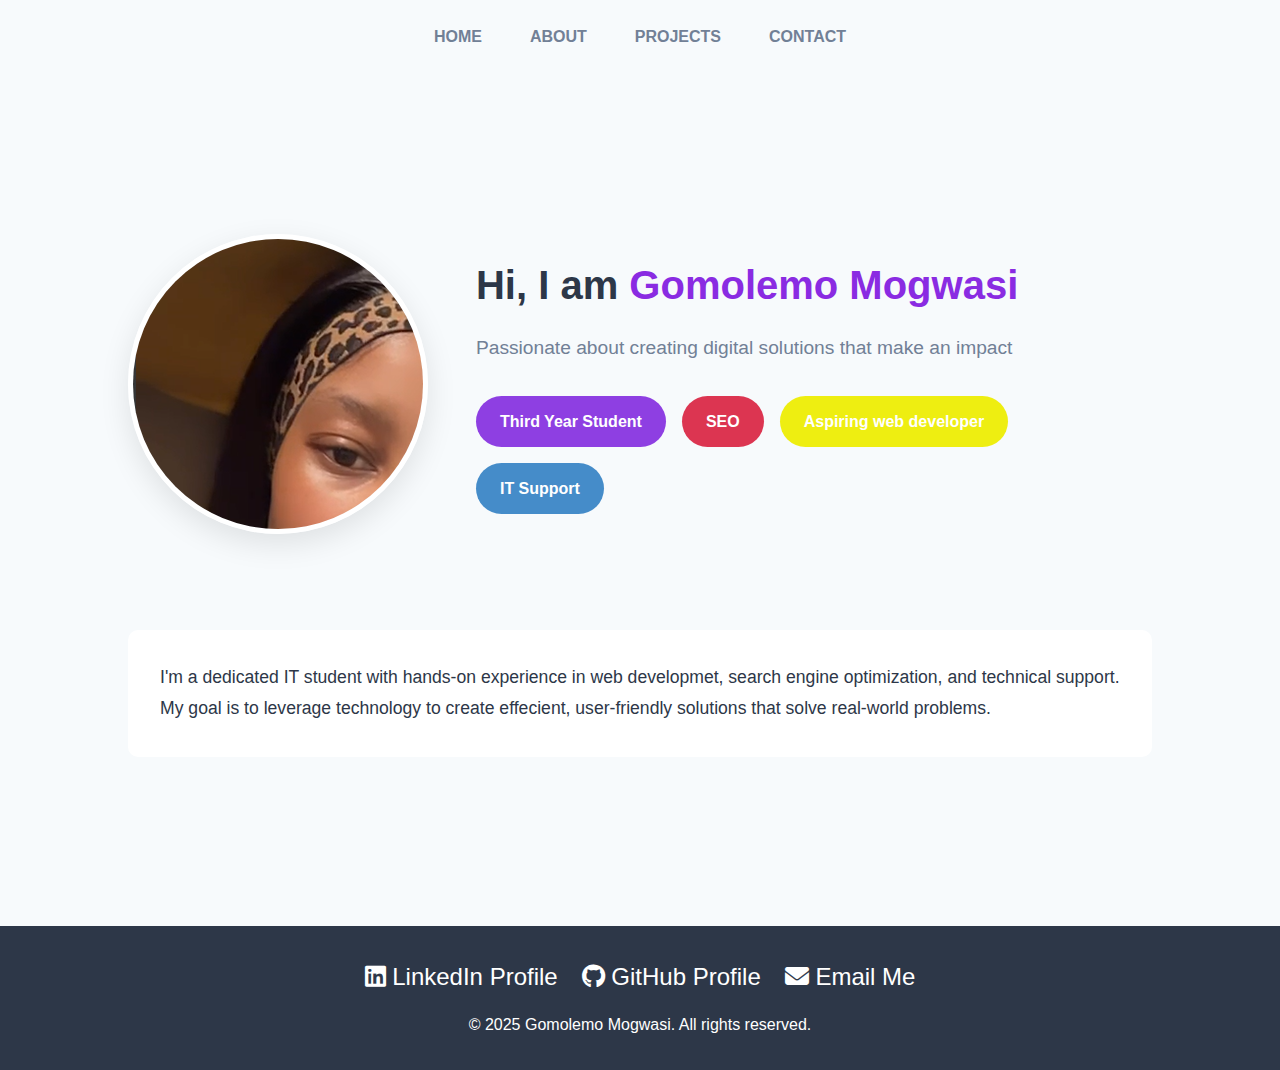
<file: PORTFOLIO/index.html>
<!DOCTYPE html>
<html lang="en">
<head>
    <meta charset="UTF-8">
    <meta name="viewport" content="width=device-width, initial-scale=1.0">
    <title>Portfolio</title>
    <link rel="stylesheet" href="style.css">
    <link rel="shortcut icon" href="short image.png" type="image/x-icon">
    <link rel="stylesheet" href="https://cdnjs.cloudflare.com/ajax/libs/font-awesome/6.4.0/css/all.min.css">
</head>
<body>
    <header></header>
    <nav>
        <ul>
            <li><a href="index.html">HOME</a></li>
            <li><a href="about.html">ABOUT</a></li>
            <li><a href="projects.html">PROJECTS</a></li>
            <li><a href="contact.html">CONTACT</a></li>
        </ul>
    </nav>
</header>
    
    <main class="home-main">
        <section class="hero">
            <div class="profile-container">
                <img src="images/short image.png" alt="Gomolemo Mogwasi" class="profile-image">
            </div>
            <div class="intro">
                <h1>Hi, I am <span>Gomolemo Mogwasi</span></h1>
                <p class="tagline">Passionate about creating digital solutions that make an impact</p>

                <div class="role-buttons">
                    <a href="#education" class="btn btn-1">Third Year Student</a>
                    <a href="#projects" class="btn btn-2">SEO</a>
                    <a href="#projects" class="btn btn-3">Aspiring web developer</a>
                    <a href="#experience" class="btn btn-4">IT Support</a>
                </div>
            </div>
        </section>

        <section class="quick-intro">
            <p>I'm a dedicated IT student with hands-on experience in web developmet, search engine optimization, and technical support. My goal is to leverage technology to create effecient, user-friendly solutions that solve real-world problems.</p>
        </section>
    </main>

    <footer>
        <div class="social-links">
            <a href="www.linkedin.com/in/gomolemo-mogwasi-400892270" target="_blank"><i class="fab fa-linkedin"></i> LinkedIn Profile</a>
            <a href="www.github.com/Gomolemo-08" target="_blank"><i class="fab fa-github"></i> GitHub Profile</a>
            <a href="mailto:mogwasigomolemo69@gmail.com"><i class="fas fa-envelope"></i> Email Me</a>
        </div>
        <p>&copy; 2025 Gomolemo Mogwasi. All rights reserved.</p>
    </footer>

    <script src="script.js"></script>
</body>
</html>
</file>
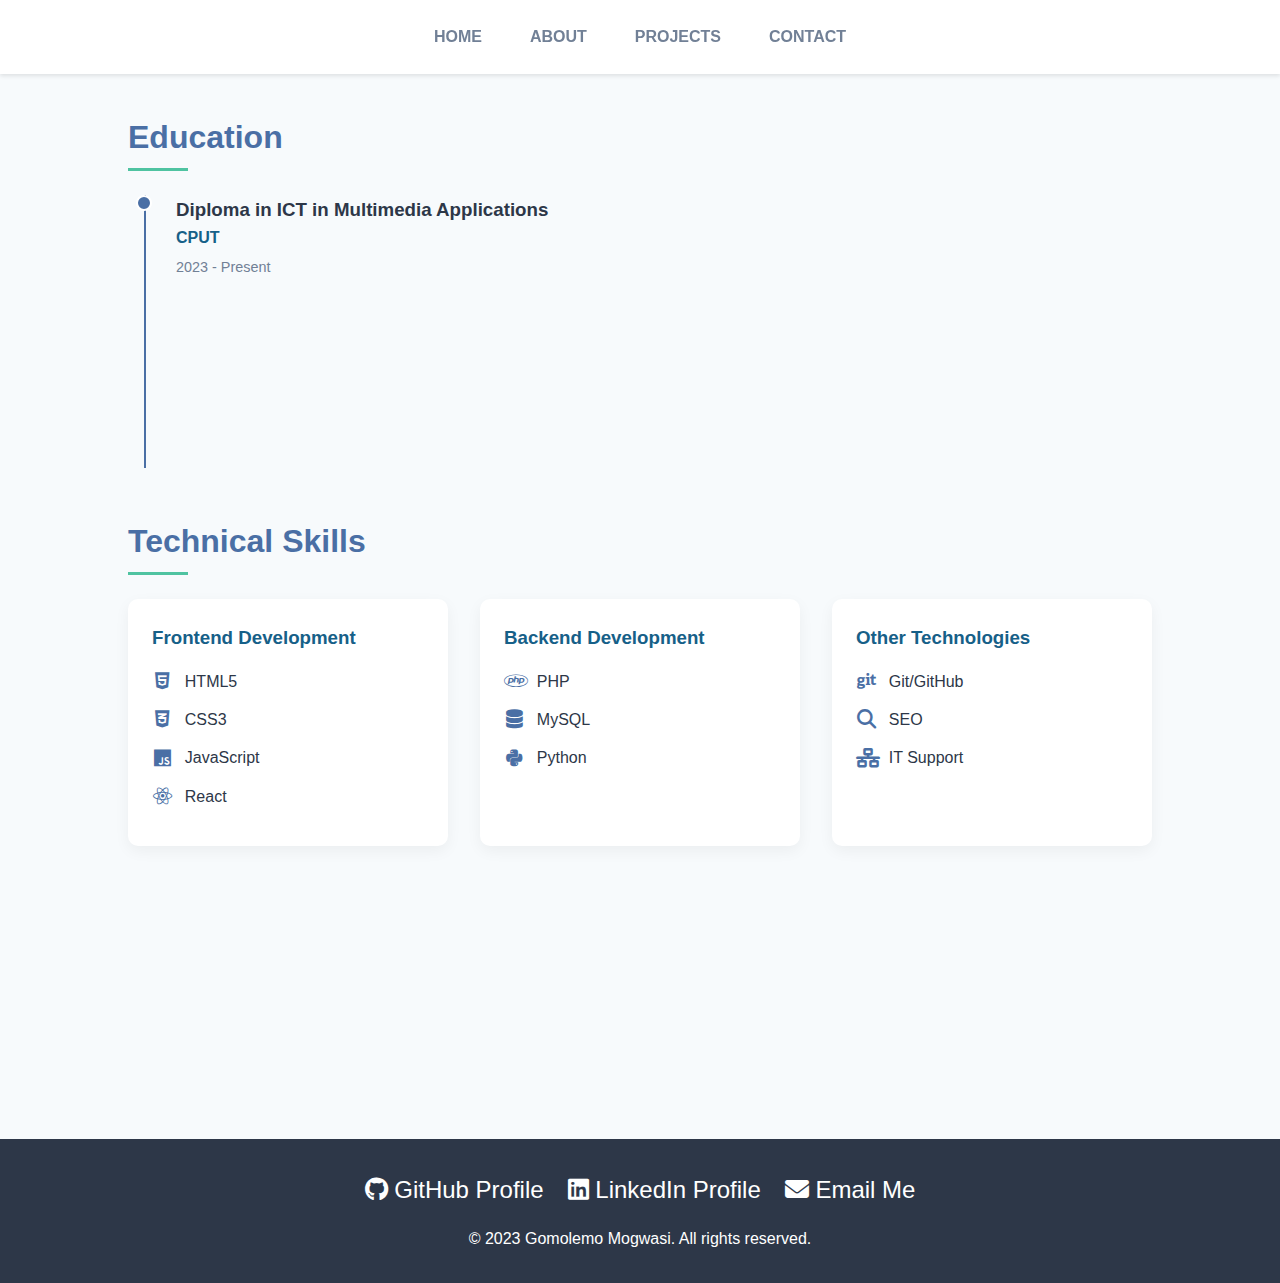
<file: PORTFOLIO/about.html>
<!DOCTYPE html>
<html lang="en">
<head>
    <meta charset="UTF-8">
    <meta name="viewport" content="width=device-width, initial-scale=1.0">
    <title>Portfolio</title>
    <link rel="stylesheet" href="style.css">
    <link rel="shortcut icon" href="short image.png" type="image/x-icon">
     <link rel="stylesheet" href="https://cdnjs.cloudflare.com/ajax/libs/font-awesome/6.4.0/css/all.min.css">
</head>
<body>
    <header>
    <nav>
        <ul>
            <li><a href="index.html">HOME</a></li>
            <li><a href="about.html">ABOUT</a></li>
            <li><a href="projects.html">PROJECTS</a></li>
            <li><a href="contact.html">CONTACT</a></li>
        </ul>
    </nav>
</header>
    
    <main class="about-main">
        <section class="education">
            <h2>Education</h2>
            <div class="timeline">
                <div class="timeline-item">
                    <h3>Diploma in ICT in Multimedia Applications</h3>
                    <p class="institution">CPUT</p>
                    <p class="duration">2023 - Present</p>
                </div>
            <div class="timeline-item">
                <h3>Matriculation</h3>
                <p class="institution">HF TLOU HIGH SCHOOL</p>
                <p class="duration">2017-2021</p>
            </div>
        </section>

    <section class="skills">
        <h2>Technical Skills</h2>
        <div class="skills-grid">
            <div class="skill-category">
                <h3>Frontend Development</h3>
                <ul>
                    <li><i class="fab fa-html5"></i> HTML5</li>
                    <li><i class="fab fa-css3-alt"></i> CSS3</li>
                    <li><i class="fab fa-js"></i> JavaScript</li>
                    <li><i class="fab fa-react"></i> React</li>
                </ul>
            </div>
    
            <div class="skill-category">
                <h3>Backend Development</h3>
                <ul>
                    <li><i class="fab fa-php"></i> PHP</li>
                    <li><i class="fas fa-database"></i> MySQL</li>
                    <li><i class="fab fa-python"></i>Python</li>
                </ul>
            </div>

    <div class="skill-category">
        <h3>Other Technologies</h3>
        <ul>
            <li><i class="fab fa-git"></i> Git/GitHub</li>
            <li><i class="fas fa-search"></i> SEO</li>
            <li><i class="fas fa-network-wired"></i> IT Support</li>
        </ul>
    </div>
    </div>
    </section>
    
            <div class="timeline-item">
                <h3>IT Support Intern</h3>
                <p class="company">PEO ENGINEERING</p>
                <p class="duration">Summer 2024</p>
                <p class="details">Provided technical support, troubleshooting hardware and software issues.</p>
            </div>
            </div>
            </section>
            </main>

            <footer>
                <div class="social-links">
                    <a href="https://github.com/Gomolemo-08" target="_blank"><i class="fab fa-github"></i> GitHub Profile</a>
                    <a href="https://linkedin.com/in/gomolemo-mogwasi-400892270" target="_blank"><i class="fab fa-linkedin"></i> LinkedIn Profile</a>
                    <a href="mailto:mogwasigomolemo69@gmail.com"><i class="fas fa-envelope"></i> Email Me</a>
                </div>
                <p>&copy; 2023 Gomolemo Mogwasi. All rights reserved.</p>
            </footer>
            
            <script src="script.js"></script>
            </body>
            
            </html>
</file>
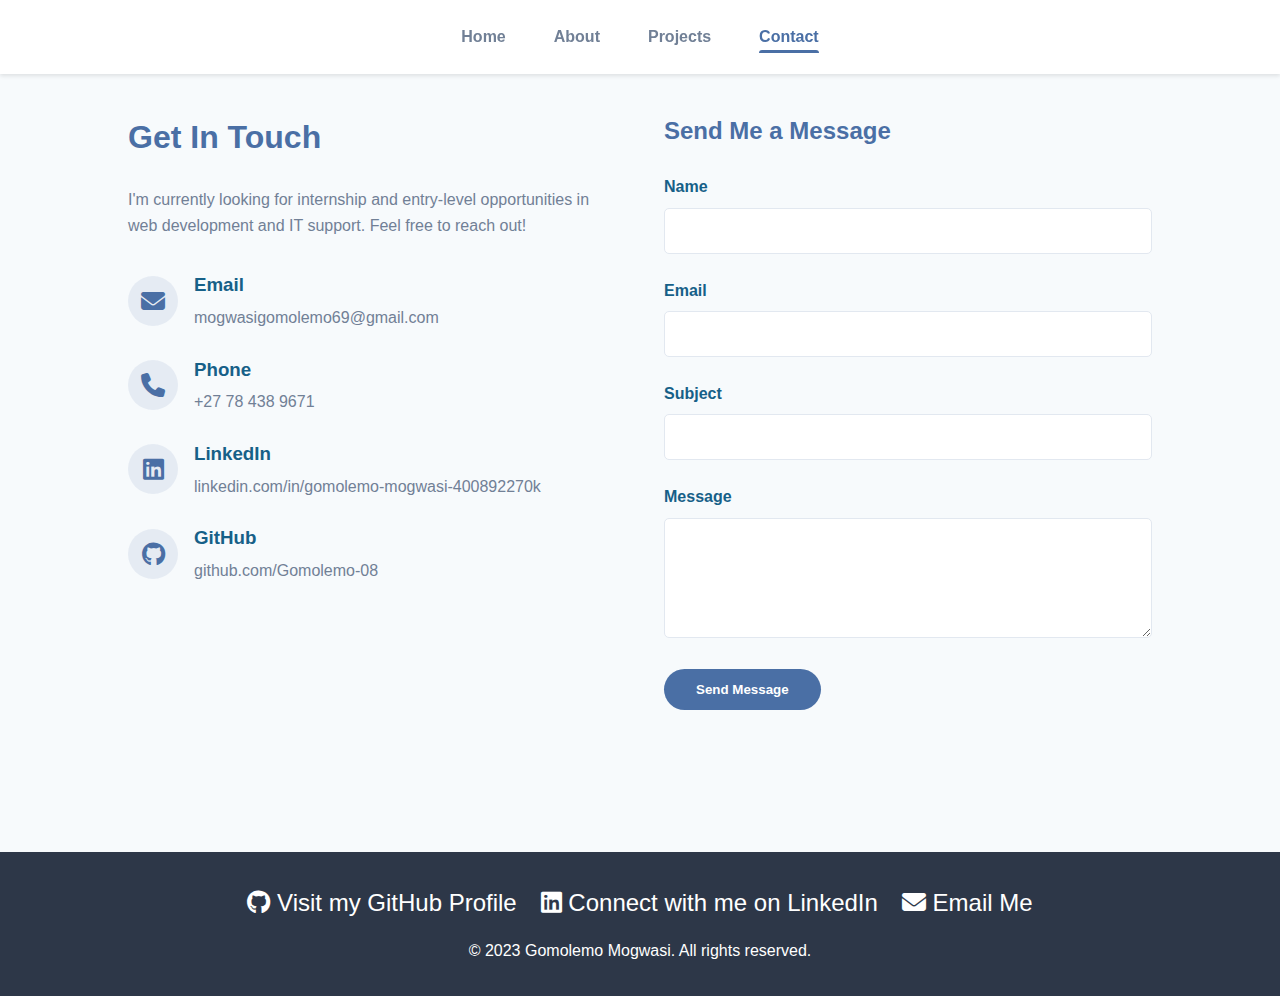
<file: PORTFOLIO/contact.html>
<!DOCTYPE html>
<html lang="en">
<head>
    <meta charset="UTF-8">
    <meta name="viewport" content="width=device-width, initial-scale=1.0">
    <title>Contact | Gomolemo Mogwasi</title>
    <link rel="stylesheet" href="style.css">
    <link rel="stylesheet" href="https://cdnjs.cloudflare.com/ajax/libs/font-awesome/6.4.0/css/all.min.css">
</head>
<body>
    <header>
        <nav>
            <ul>
                <li><a href="index.html">Home</a></li>
                <li><a href="about.html">About</a></li>
                <li><a href="projects.html">Projects</a></li>
                <li><a href="contact.html" class="active">Contact</a></li>
            </ul>
        </nav>
    </header>

    <main class="contact-main">
        <section class="contact-info">
            <h1>Get In Touch</h1>
            <p>I'm currently looking for internship and entry-level opportunities in web development and IT support. Feel free to reach out!</p>
            
            <div class="contact-details">
                <div class="contact-item">
                    <i class="fas fa-envelope"></i>
                    <div>
                        <h3>Email</h3>
                        <a href="mailto:your.email@example.com">mogwasigomolemo69@gmail.com</a>
                    </div>
                </div>
                
                <div class="contact-item">
                    <i class="fas fa-phone"></i>
                    <div>
                        <h3>Phone</h3>
                        <a href="tel:+1234567890">+27 78 438 9671</a>
                    </div>
                </div>
                
                <div class="contact-item">
                    <i class="fab fa-linkedin"></i>
                    <div>
                        <h3>LinkedIn</h3>
                        <a href="https://linkedin.com/gomolemo-mogwasi-400892270k">linkedin.com/in/gomolemo-mogwasi-400892270k</a>
                    </div>
                </div>
                
                <div class="contact-item">
                    <i class="fab fa-github"></i>
                    <div>
                        <h3>GitHub</h3>
                        <a href="https://github.com/Gomolemo-08" target="_blank">github.com/Gomolemo-08</a>
                    </div>
                </div>
            </div>
        </section>

        <section class="contact-form">
            <h2>Send Me a Message</h2>
            <form id="contactForm">
                <div class="form-group">
                    <label for="name">Name</label>
                    <input type="text" id="name" name="name" required>
                </div>
                
                <div class="form-group">
                    <label for="email">Email</label>
                    <input type="email" id="email" name="email" required>
                </div>
                
                <div class="form-group">
                    <label for="subject">Subject</label>
                    <input type="text" id="subject" name="subject" required>
                </div>
                
                <div class="form-group">
                    <label for="message">Message</label>
                    <textarea id="message" name="message" rows="5" required></textarea>
                </div>
                
                <button type="submit" class="submit-btn">Send Message</button>
            </form>
        </section>
    </main>

    <footer>
        <div class="social-links">
            <a href="https://github.com/Gomolemo-08" target="_blank"><i class="fab fa-github"></i> Visit my GitHub Profile</a>
            <a href="https://linkedin.com/in/gomolemo-mogwasi-400892270" target="_blank"><i class="fab fa-linkedin"></i> Connect with me on LinkedIn</a>
            <a href="mailto:mogwasigomolemo69@gmail.com"><i class="fas fa-envelope"></i> Email Me</a>
        </div>
        <p>&copy; 2023 Gomolemo Mogwasi. All rights reserved.</p>
    </footer>

    <script src="script.js"></script>
</body>
</html>
</file>
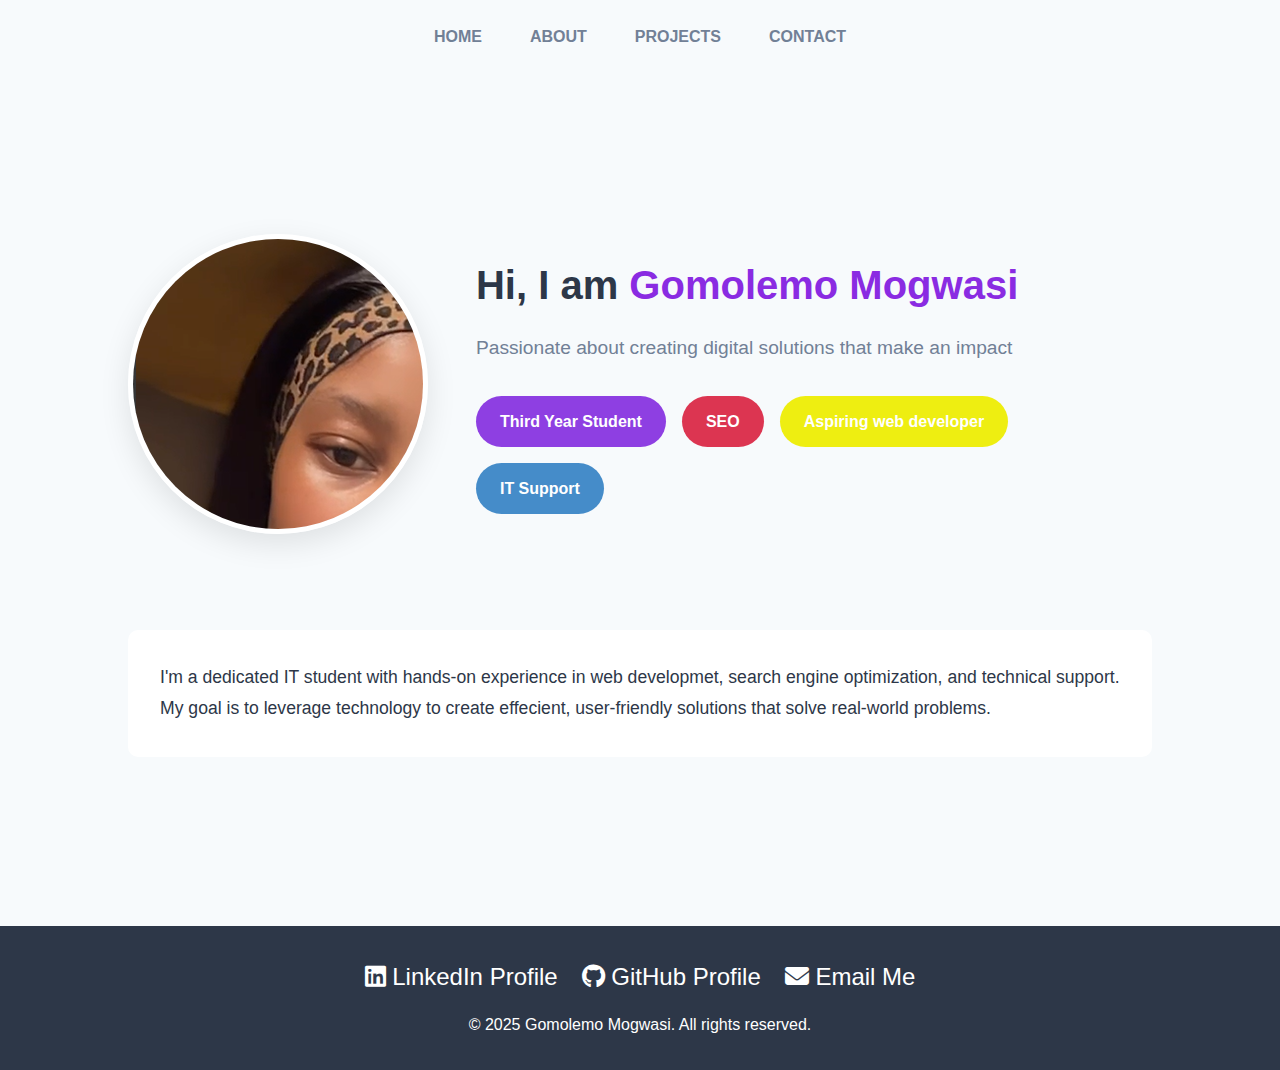
<file: PORTFOLIO/home.html>
<!DOCTYPE html>
<html lang="en">
<head>
    <meta charset="UTF-8">
    <meta name="viewport" content="width=device-width, initial-scale=1.0">
    <title>Portfolio</title>
    <link rel="stylesheet" href="style.css">
    <link rel="shortcut icon" href="short image.png" type="image/x-icon">
    <link rel="stylesheet" href="https://cdnjs.cloudflare.com/ajax/libs/font-awesome/6.4.0/css/all.min.css">
</head>
<body>
    <header></header>
    <nav>
        <ul>
            <li><a href="index.html">HOME</a></li>
            <li><a href="about.html">ABOUT</a></li>
            <li><a href="projects.html">PROJECTS</a></li>
            <li><a href="contact.html">CONTACT</a></li>
        </ul>
    </nav>
</header>
    
    <main class="home-main">
        <section class="hero">
            <div class="profile-container">
                <img src="images/short image.png" alt="Gomolemo Mogwasi" class="profile-image">
            </div>
            <div class="intro">
                <h1>Hi, I am <span>Gomolemo Mogwasi</span></h1>
                <p class="tagline">Passionate about creating digital solutions that make an impact</p>

                <div class="role-buttons">
                    <a href="#education" class="btn btn-1">Third Year Student</a>
                    <a href="#projects" class="btn btn-2">SEO</a>
                    <a href="#projects" class="btn btn-3">Aspiring web developer</a>
                    <a href="#experience" class="btn btn-4">IT Support</a>
                </div>
            </div>
        </section>

        <section class="quick-intro">
            <p>I'm a dedicated IT student with hands-on experience in web developmet, search engine optimization, and technical support. My goal is to leverage technology to create effecient, user-friendly solutions that solve real-world problems.</p>
        </section>
    </main>

    <footer>
        <div class="social-links">
            <a href="www.linkedin.com/in/gomolemo-mogwasi-400892270" target="_blank"><i class="fab fa-linkedin"></i> LinkedIn Profile</a>
            <a href="www.github.com/Gomolemo-08" target="_blank"><i class="fab fa-github"></i> GitHub Profile</a>
            <a href="mailto:mogwasigomolemo69@gmail.com"><i class="fas fa-envelope"></i> Email Me</a>
        </div>
        <p>&copy; 2025 Gomolemo Mogwasi. All rights reserved.</p>
    </footer>

    <script src="script.js"></script>
</body>
</html>
</file>
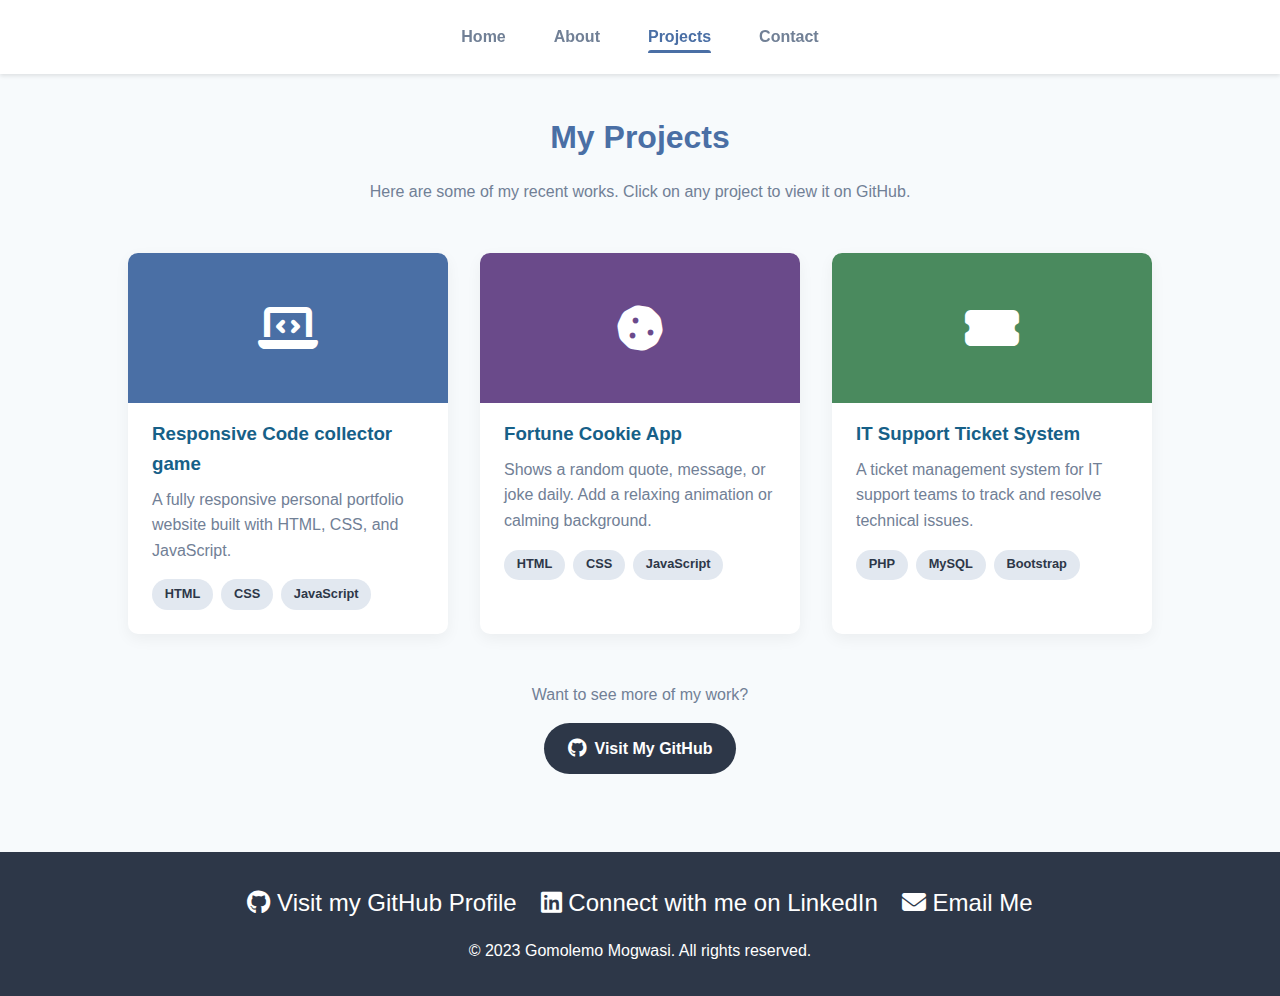
<file: PORTFOLIO/projects.html>
<!DOCTYPE html>
<html lang="en">
<head>
    <meta charset="UTF-8">
    <meta name="viewport" content="width=device-width, initial-scale=1.0">
    <title>Projects | Gomolemo Mogwasi</title>
    <link rel="stylesheet" href="style.css">
    <link rel="stylesheet" href="https://cdnjs.cloudflare.com/ajax/libs/font-awesome/6.4.0/css/all.min.css">
</head>
<body>
    <header>
        <nav>
            <ul>
                <li><a href="index.html">Home</a></li>
                <li><a href="about.html">About</a></li>
                <li><a href="projects.html" class="active">Projects</a></li>
                <li><a href="contact.html">Contact</a></li>
            </ul>
        </nav>
    </header>

    <main class="projects-main">
        <h1>My Projects</h1>
        <p class="subtitle">Here are some of my recent works. Click on any project to view it on GitHub.</p>
        
        <div class="projects-grid">
            <div class="project-card" onclick="window.open('https://github.com/Gomolemo-08/Code-Collector-Game', '_blank')">
                <div class="project-image" style="background-color: #4a6fa5;">
                    <i class="fas fa-laptop-code"></i>
                </div>
                <h3>Responsive Code collector game</h3>
                <p>A fully responsive personal portfolio website built with HTML, CSS, and JavaScript.</p>
                <div class="tech-tags">
                    <span>HTML</span>
                    <span>CSS</span>
                    <span>JavaScript</span>
                </div>
            </div>
            
            <div class="project-card" onclick="window.open('https://github.com/Gomolemo-08/Digital-Fortune-Cookie-App', '_blank')">
                <div class="project-image" style="background-color: #6a4a8a;">
                    <i class="fas fa-cookie"></i>
                </div>
                <h3>Fortune Cookie App</h3>
                <p>Shows a random quote, message, or joke daily. Add a relaxing animation or calming background.</p>
                <div class="tech-tags">
                    <span>HTML</span>
                    <span>CSS</span>
                    <span>JavaScript</span>
                </div>
            </div>
            
            <div class="project-card" onclick="window.open('https://github.com/Gomolemo-08/Face recognition app', '_blank')">
                <div class="project-image" style="background-color: #4a8a5e;">
                    <i class="fas fa-ticket-alt"></i>
                </div>
                <h3>IT Support Ticket System</h3>
                <p>A ticket management system for IT support teams to track and resolve technical issues.</p>
                <div class="tech-tags">
                    <span>PHP</span>
                    <span>MySQL</span>
                    <span>Bootstrap</span>
                </div>
            </div>
            
        </div>
        
        <div class="github-cta">
            <p>Want to see more of my work?</p>
            <a href="https://github.com/Gomolemo-08" target="_blank" class="github-btn">
                <i class="fab fa-github"></i> Visit My GitHub
            </a>
        </div>
    </main>

    <footer>
        <div class="social-links">
            <a href="https://github.com/Gomolemo-08" target="_blank"><i class="fab fa-github"></i> Visit my GitHub Profile</a>
            <a href="https://linkedin.com/in/gomolemo-mogwasi-400892270" target="_blank"><i class="fab fa-linkedin"></i> Connect with me on LinkedIn</a>
            <a href="mailto:mogwasigomolemo69@gmail.com"><i class="fas fa-envelope"></i> Email Me</a>
        </div>
        <p>&copy; 2023 Gomolemo Mogwasi. All rights reserved.</p>
    </footer>

    <script src="script.js"></script>
</body>
</html>
</file>
<file: PORTFOLIO/style.css>
:root {
    --primary-color: #4a6fa5;
    --secondary-color: #166088;
    --accent-color: #4fc3a1;
    --dark-color: #2d3748;
    --light-color: #f7fafc;
    --gray-color: #718096;
    --btn1-color: #4a6fa5;
    --btn2-color: #6a4a8a;
    --btn3-color: #4a8a5e;
    --btn4-color: #8a6a4a;
}

*{
    margin:0;
    padding: 0;
    box-sizing: border-box;
    font-family: 'Segoe UI', Tahoma, Geneva, Verdana, sans-serif;
}

body{
    background-color: var(--light-color);
    color: var(--dark-color);
    line-height: 1.6;
}

a{
    text-decoration: none;
    color: inherit;
}

header{
    background-color: white;
    box-shadow: 0 2px 4px rgba(0,0,0,0.1);
    position: fixed;
    width: 100%;
    top: 0;
    z-index: 1000;
}

nav ul{
    display: flex;
    justify-content: center;
    list-style: none;
    padding: 1.5rem 0;
}

nav ul li{
    margin: 0 1.5rem;
}

nav ul li a {
    font-weight: 600;
    color: var(--gray-color);
    transition: color 0.3s;
    position: relative;
    padding: 0.5rem 0;
}

nav ul li a:hover {
    color: var(--primary-color);
}

nav ul li a.active {
    color: var(--primary-color);
}

nav ul li a.active::after {
    content: '';
    position: absolute;
    bottom: 0;
    left: 0;
    width: 100%;
    height: 3px;
    background-color: var(--primary-color);
    border-radius: 3px 3px 0 0;
}

/* Main Content */
main {
    margin-top: 80px;
    padding: 2rem 10%;
    min-height: calc(100vh - 160px);
}

.home-main .hero {
    display: flex;
    align-items: center;
    justify-content: space-between;
    gap: 3rem;
    padding: 3rem 0;
}

.profile-container {
    width: 300px;
    height: 300px;
    border-radius: 50%;
    overflow: hidden;
    border: 5px solid white;
    box-shadow: 0 10px 30px rgba(0, 0, 0, 0.1);
}

.profile-img {
    width: 250px;
    height: 100%;
    object-fit: cover;
}

.intro h1 {
    font-size: 2.5rem;
    margin-bottom: 1rem;
}

.intro h1 span {
    color: blueviolet;
}

.tagline {
    font-size: 1.2rem;
    color: var(--gray-color);
    margin-bottom: 2rem;
}

.role-buttons {
    display: flex;
    flex-wrap: wrap;
    gap: 1rem;
    margin-top: 2rem;
}

.btn {
    padding: 0.8rem 1.5rem;
    border-radius: 50px;
    font-weight: 600;
    transition: all 0.3s;
    color: white;
}

.btn:hover {
    transform: translateY(-3px);
    box-shadow: 0 5px 15px rgba(0, 0, 0, 0.1);
}

.btn-1 {
    background-color: #8e3fe2;
}

.btn-2 {
    background-color: rgb(220, 53, 81);
}

.btn-3 {
    background-color: rgb(238, 238, 17);
}

.btn-4 {
    background-color: rgb(69, 140, 201);
}

.quick-intro {
    background-color: white;
    padding: 2rem;
    border-radius: 10px;
    margin-top: 3rem;
    font-size: 1.1rem;
    line-height: 1.8;
}

/* About Page Styles */
.about-main section {
    margin-bottom: 3rem;
}

.about-main h2 {
    color: var(--primary-color);
    margin-bottom: 1.5rem;
    font-size: 2rem;
    position: relative;
    padding-bottom: 0.5rem;
}

.about-main h2::after {
    content: '';
    position: absolute;
    bottom: 0;
    left: 0;
    width: 60px;
    height: 3px;
    background-color: var(--accent-color);
}

.timeline {
    position: relative;
    padding-left: 2rem;
    margin-left: 1rem;
}

.timeline::before {
    content: '';
    position: absolute;
    top: 0;
    left: 0;
    height: 100%;
    width: 2px;
    background-color: var(--primary-color);
}

.timeline-item {
    position: relative;
    padding-bottom: 2rem;
    margin-bottom: 2rem;
}

.timeline-item::before {
    content: '';
    position: absolute;
    top: 0;
    left: -2.5rem;
    width: 12px;
    height: 12px;
    border-radius: 50%;
    background-color: var(--primary-color);
    border: 2px solid white;
}

.institution,
.company {
    font-weight: 600;
    color: var(--secondary-color);
}

.duration {
    color: var(--gray-color);
    font-size: 0.9rem;
    margin: 0.3rem 0;
}

.details {
    margin-top: 0.5rem;
}

.skills-grid {
    display: grid;
    grid-template-columns: repeat(auto-fit, minmax(300px, 1fr));
    gap: 2rem;
}

.skill-category {
    background-color: white;
    padding: 1.5rem;
    border-radius: 10px;
    box-shadow: 0 5px 15px rgba(0, 0, 0, 0.05);
}

.skill-category h3 {
    margin-bottom: 1rem;
    color: var(--secondary-color);
}

.skill-category ul {
    list-style: none;
}

.skill-category li {
    margin-bottom: 0.8rem;
    display: flex;
    align-items: center;
}

.skill-category i {
    margin-right: 0.8rem;
    color: var(--primary-color);
    font-size: 1.2rem;
    width: 20px;
    text-align: center;
}

.projects-main h1 {
    text-align: center;
    margin-bottom: 1rem;
    color: var(--primary-color);
}

.subtitle {
    text-align: center;
    color: var(--gray-color);
    margin-bottom: 3rem;
    max-width: 700px;
    margin-left: auto;
    margin-right: auto;
}

.projects-grid {
    display: grid;
    grid-template-columns: repeat(auto-fit, minmax(300px, 1fr));
    gap: 2rem;
    margin-bottom: 3rem;
}

.project-card {
    background-color: white;
    border-radius: 10px;
    overflow: hidden;
    box-shadow: 0 5px 15px rgba(0, 0, 0, 0.05);
    transition: transform 0.3s, box-shadow 0.3s;
    cursor: pointer;
}

.project-card:hover {
    transform: translateY(-5px);
    box-shadow: 0 10px 25px rgba(0, 0, 0, 0.1);
}

.project-image {
    height: 150px;
    display: flex;
    align-items: center;
    justify-content: center;
}

.project-image i {
    font-size: 3rem;
    color: white;
}

.project-card h3 {
    padding: 1rem 1.5rem 0;
    color: var(--secondary-color);
}

.project-card p {
    padding: 0.5rem 1.5rem 1rem;
    color: var(--gray-color);
}

.tech-tags {
    display: flex;
    flex-wrap: wrap;
    gap: 0.5rem;
    padding: 0 1.5rem 1.5rem;
}

.tech-tags span {
    background-color: #e2e8f0;
    color: var(--dark-color);
    padding: 0.3rem 0.8rem;
    border-radius: 50px;
    font-size: 0.8rem;
    font-weight: 600;
}

.github-cta {
    text-align: center;
    margin-top: 3rem;
}

.github-cta p {
    margin-bottom: 1rem;
    color: var(--gray-color);
}

.github-btn {
    display: inline-flex;
    align-items: center;
    background-color: var(--dark-color);
    color: white;
    padding: 0.8rem 1.5rem;
    border-radius: 50px;
    font-weight: 600;
    transition: all 0.3s;
}

.github-btn:hover {
    background-color: #1a202c;
    transform: translateY(-3px);
    box-shadow: 0 5px 15px rgba(0, 0, 0, 0.1);
}

.github-btn i {
    margin-right: 0.5rem;
    font-size: 1.2rem;
}

/* Contact Page Styles */
.contact-main {
    display: grid;
    grid-template-columns: 1fr 1fr;
    gap: 3rem;
}

.contact-info h1 {
    color: var(--primary-color);
    margin-bottom: 1.5rem;
    font-size: 2rem;
}

.contact-info p {
    margin-bottom: 2rem;
    color: var(--gray-color);
    max-width: 500px;
}

.contact-details {
    display: grid;
    gap: 1.5rem;
}

.contact-item {
    display: flex;
    align-items: center;
    gap: 1rem;
}

.contact-item i {
    font-size: 1.5rem;
    color: var(--primary-color);
    width: 50px;
    height: 50px;
    background-color: rgba(74, 111, 165, 0.1);
    border-radius: 50%;
    display: flex;
    align-items: center;
    justify-content: center;
}

.contact-item h3 {
    margin-bottom: 0.3rem;
    color: var(--secondary-color);
}

.contact-item a {
    color: var(--gray-color);
    transition: color 0.3s;
}

.contact-item a:hover {
    color: var(--primary-color);
}

.contact-form h2 {
    color: var(--primary-color);
    margin-bottom: 1.5rem;
    font-size: 1.5rem;
}

.form-group {
    margin-bottom: 1.5rem;
}

.form-group label {
    display: block;
    margin-bottom: 0.5rem;
    font-weight: 600;
    color: var(--secondary-color);
}

.form-group input,
.form-group textarea {
    width: 100%;
    padding: 0.8rem 1rem;
    border: 1px solid #e2e8f0;
    border-radius: 5px;
    font-size: 1rem;
    transition: border-color 0.3s;
}

.form-group input:focus,
.form-group textarea:focus {
    outline: none;
    border-color: var(--primary-color);
}

.form-group textarea {
    resize: vertical;
    min-height: 120px;
}

.submit-btn {
    background-color: var(--primary-color);
    color: white;
    border: none;
    padding: 0.8rem 2rem;
    border-radius: 50px;
    font-weight: 600;
    cursor: pointer;
    transition: all 0.3s;
}

.submit-btn:hover {
    background-color: var(--secondary-color);
    transform: translateY(-3px);
    box-shadow: 0 5px 15px rgba(0, 0, 0, 0.1);
}

/* Footer */
footer {
    background-color: var(--dark-color);
    color: white;
    text-align: center;
    padding: 2rem 0;
    margin-top: 2rem;
}

.social-links {
    display: flex;
    justify-content: center;
    gap: 1.5rem;
    margin-bottom: 1rem;
}

.social-links a {
    color: white;
    font-size: 1.5rem;
    transition: color 0.3s;
}

.social-links a:hover {
    color: var(--accent-color);
}

/* Responsive Design */
@media (max-width: 1024px) {
    .home-main .hero {
        flex-direction: column;
        text-align: center;
    }
    
    .role-buttons {
        justify-content: center;
    }
    
    .contact-main {
        grid-template-columns: 1fr;
    }
}

@media (max-width: 768px) {
    main {
        padding: 2rem 5%;
    }
    
    nav ul {
        justify-content: space-around;
        padding: 1rem 0;
    }
    
    nav ul li {
        margin: 0;
    }
    
    .profile-container {
        width: 200px;
        height: 200px;
    }
    
    .intro h1 {
        font-size: 2rem;
    }
    
    .skills-grid {
        grid-template-columns: 1fr;
    }
}

@media (max-width: 480px) {
    .projects-grid {
        grid-template-columns: 1fr;
    }
    
    .contact-item {
        flex-direction: column;
        text-align: center;
    }
    
    .contact-item i {
        margin-bottom: 0.5rem;
    }
}
</file>
